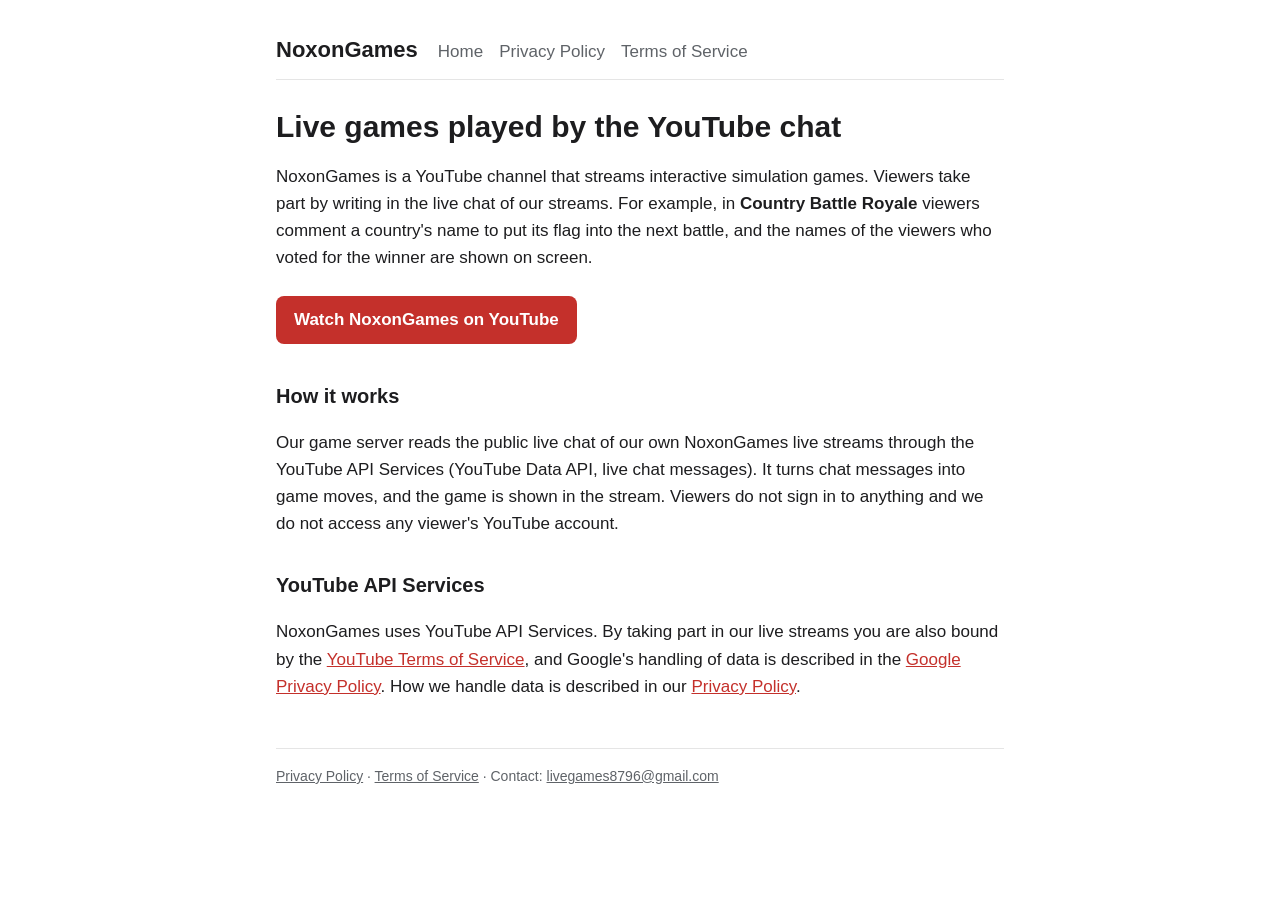
<file: index.html>
<!doctype html>
<html lang="en">
<head>
<meta charset="utf-8">
<meta name="viewport" content="width=device-width, initial-scale=1">
<title>NoxonGames</title>
<meta name="description" content="NoxonGames: interactive live game streams on YouTube where the live chat plays along.">
<link rel="stylesheet" href="style.css">
</head>
<body>
<main>
<header>
  <a class="brand" href="./">NoxonGames</a>
  <nav><a href="./">Home</a><a href="privacy.html">Privacy Policy</a><a href="terms.html">Terms of Service</a></nav>
</header>

<h1>Live games played by the YouTube chat</h1>
<p>NoxonGames is a YouTube channel that streams interactive simulation games. Viewers take part by writing in the live chat of our streams. For example, in <strong>Country Battle Royale</strong> viewers comment a country's name to put its flag into the next battle, and the names of the viewers who voted for the winner are shown on screen.</p>
<a class="cta" href="https://www.youtube.com/channel/UCfj_m4IiPE8Q94daDgUHLmA">Watch NoxonGames on YouTube</a>

<h2>How it works</h2>
<p>Our game server reads the public live chat of our own NoxonGames live streams through the YouTube API Services (YouTube Data API, live chat messages). It turns chat messages into game moves, and the game is shown in the stream. Viewers do not sign in to anything and we do not access any viewer's YouTube account.</p>

<h2>YouTube API Services</h2>
<p>NoxonGames uses YouTube API Services. By taking part in our live streams you are also bound by the <a href="https://www.youtube.com/t/terms">YouTube Terms of Service</a>, and Google's handling of data is described in the <a href="https://policies.google.com/privacy">Google Privacy Policy</a>. How we handle data is described in our <a href="privacy.html">Privacy Policy</a>.</p>

<footer>
  <a href="privacy.html">Privacy Policy</a> · <a href="terms.html">Terms of Service</a> · Contact: <a href="mailto:livegames8796@gmail.com">livegames8796@gmail.com</a>
</footer>
</main>
</body>
</html>
</file>
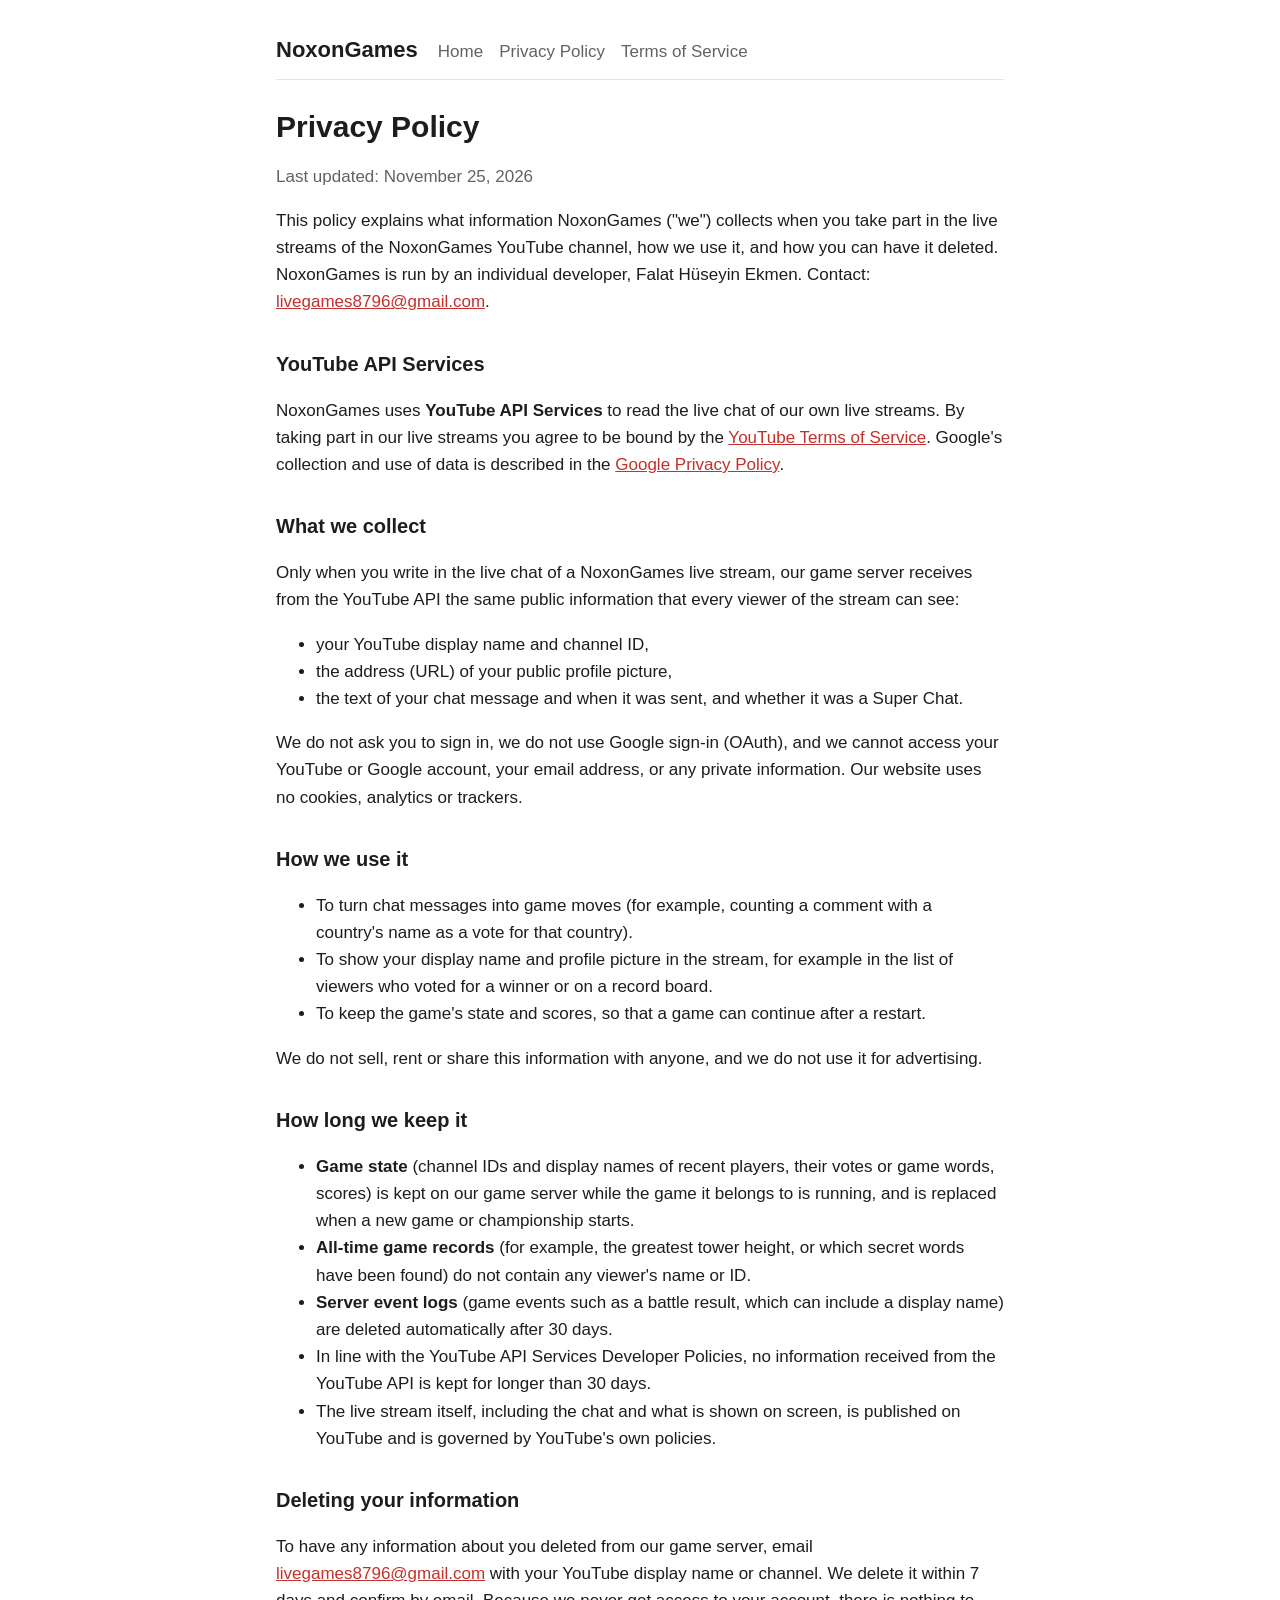
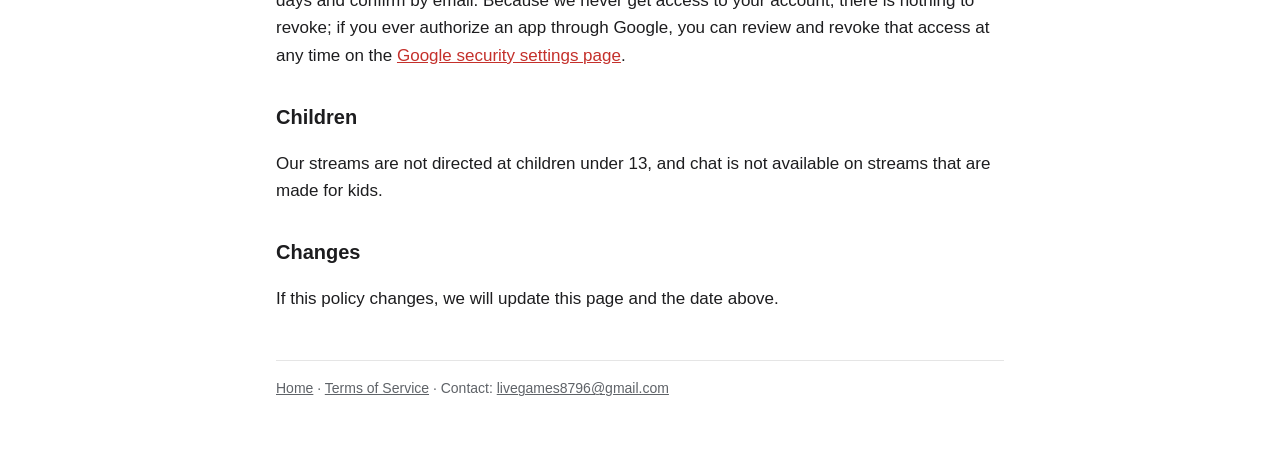
<file: privacy.html>
<!doctype html>
<html lang="en">
<head>
<meta charset="utf-8">
<meta name="viewport" content="width=device-width, initial-scale=1">
<title>Privacy Policy – NoxonGames</title>
<link rel="stylesheet" href="style.css">
</head>
<body>
<main>
<header>
  <a class="brand" href="./">NoxonGames</a>
  <nav><a href="./">Home</a><a href="privacy.html">Privacy Policy</a><a href="terms.html">Terms of Service</a></nav>
</header>

<h1>Privacy Policy</h1>
<p class="muted">Last updated: November 25, 2026</p>

<p>This policy explains what information NoxonGames ("we") collects when you take part in the live streams of the NoxonGames YouTube channel, how we use it, and how you can have it deleted. NoxonGames is run by an individual developer, Falat Hüseyin Ekmen. Contact: <a href="mailto:livegames8796@gmail.com">livegames8796@gmail.com</a>.</p>

<h2>YouTube API Services</h2>
<p>NoxonGames uses <strong>YouTube API Services</strong> to read the live chat of our own live streams. By taking part in our live streams you agree to be bound by the <a href="https://www.youtube.com/t/terms">YouTube Terms of Service</a>. Google's collection and use of data is described in the <a href="https://policies.google.com/privacy">Google Privacy Policy</a>.</p>

<h2>What we collect</h2>
<p>Only when you write in the live chat of a NoxonGames live stream, our game server receives from the YouTube API the same public information that every viewer of the stream can see:</p>
<ul>
  <li>your YouTube display name and channel ID,</li>
  <li>the address (URL) of your public profile picture,</li>
  <li>the text of your chat message and when it was sent, and whether it was a Super Chat.</li>
</ul>
<p>We do not ask you to sign in, we do not use Google sign-in (OAuth), and we cannot access your YouTube or Google account, your email address, or any private information. Our website uses no cookies, analytics or trackers.</p>

<h2>How we use it</h2>
<ul>
  <li>To turn chat messages into game moves (for example, counting a comment with a country's name as a vote for that country).</li>
  <li>To show your display name and profile picture in the stream, for example in the list of viewers who voted for a winner or on a record board.</li>
  <li>To keep the game's state and scores, so that a game can continue after a restart.</li>
</ul>
<p>We do not sell, rent or share this information with anyone, and we do not use it for advertising.</p>

<h2>How long we keep it</h2>
<ul>
  <li><strong>Game state</strong> (channel IDs and display names of recent players, their votes or game words, scores) is kept on our game server while the game it belongs to is running, and is replaced when a new game or championship starts.</li>
  <li><strong>All-time game records</strong> (for example, the greatest tower height, or which secret words have been found) do not contain any viewer's name or ID.</li>
  <li><strong>Server event logs</strong> (game events such as a battle result, which can include a display name) are deleted automatically after 30 days.</li>
  <li>In line with the YouTube API Services Developer Policies, no information received from the YouTube API is kept for longer than 30 days.</li>
  <li>The live stream itself, including the chat and what is shown on screen, is published on YouTube and is governed by YouTube's own policies.</li>
</ul>

<h2>Deleting your information</h2>
<p>To have any information about you deleted from our game server, email <a href="mailto:livegames8796@gmail.com">livegames8796@gmail.com</a> with your YouTube display name or channel. We delete it within 7 days and confirm by email. Because we never get access to your account, there is nothing to revoke; if you ever authorize an app through Google, you can review and revoke that access at any time on the <a href="https://security.google.com/settings/security/permissions">Google security settings page</a>.</p>

<h2>Children</h2>
<p>Our streams are not directed at children under 13, and chat is not available on streams that are made for kids.</p>

<h2>Changes</h2>
<p>If this policy changes, we will update this page and the date above.</p>

<footer>
  <a href="./">Home</a> · <a href="terms.html">Terms of Service</a> · Contact: <a href="mailto:livegames8796@gmail.com">livegames8796@gmail.com</a>
</footer>
</main>
</body>
</html>
</file>
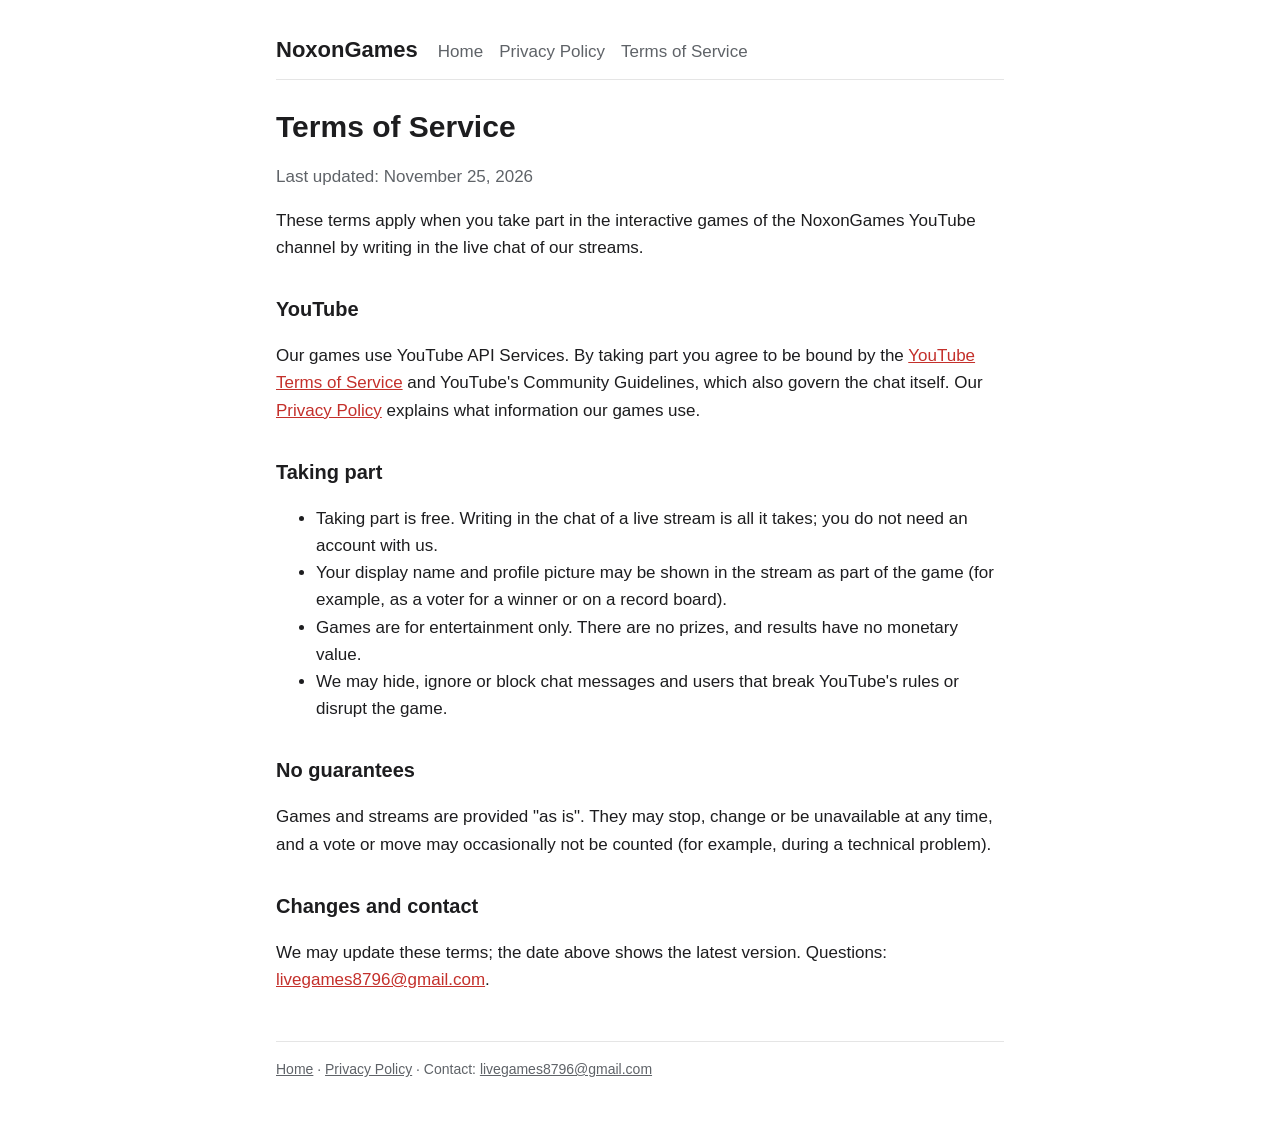
<file: terms.html>
<!doctype html>
<html lang="en">
<head>
<meta charset="utf-8">
<meta name="viewport" content="width=device-width, initial-scale=1">
<title>Terms of Service – NoxonGames</title>
<link rel="stylesheet" href="style.css">
</head>
<body>
<main>
<header>
  <a class="brand" href="./">NoxonGames</a>
  <nav><a href="./">Home</a><a href="privacy.html">Privacy Policy</a><a href="terms.html">Terms of Service</a></nav>
</header>

<h1>Terms of Service</h1>
<p class="muted">Last updated: November 25, 2026</p>

<p>These terms apply when you take part in the interactive games of the NoxonGames YouTube channel by writing in the live chat of our streams.</p>

<h2>YouTube</h2>
<p>Our games use YouTube API Services. By taking part you agree to be bound by the <a href="https://www.youtube.com/t/terms">YouTube Terms of Service</a> and YouTube's Community Guidelines, which also govern the chat itself. Our <a href="privacy.html">Privacy Policy</a> explains what information our games use.</p>

<h2>Taking part</h2>
<ul>
  <li>Taking part is free. Writing in the chat of a live stream is all it takes; you do not need an account with us.</li>
  <li>Your display name and profile picture may be shown in the stream as part of the game (for example, as a voter for a winner or on a record board).</li>
  <li>Games are for entertainment only. There are no prizes, and results have no monetary value.</li>
  <li>We may hide, ignore or block chat messages and users that break YouTube's rules or disrupt the game.</li>
</ul>

<h2>No guarantees</h2>
<p>Games and streams are provided "as is". They may stop, change or be unavailable at any time, and a vote or move may occasionally not be counted (for example, during a technical problem).</p>

<h2>Changes and contact</h2>
<p>We may update these terms; the date above shows the latest version. Questions: <a href="mailto:livegames8796@gmail.com">livegames8796@gmail.com</a>.</p>

<footer>
  <a href="./">Home</a> · <a href="privacy.html">Privacy Policy</a> · Contact: <a href="mailto:livegames8796@gmail.com">livegames8796@gmail.com</a>
</footer>
</main>
</body>
</html>
</file>
<file: style.css>
:root { --bg: #ffffff; --fg: #1d1d1f; --muted: #5f6368; --accent: #c4302b; --line: #e5e5e5; }
@media (prefers-color-scheme: dark) { :root { --bg: #121212; --fg: #f1f1f1; --muted: #aaaaaa; --accent: #ff5a52; --line: #2c2c2c; } }
* { box-sizing: border-box; }
body { margin: 0; background: var(--bg); color: var(--fg); font: 17px/1.6 -apple-system, BlinkMacSystemFont, "Segoe UI", Roboto, sans-serif; }
main { max-width: 760px; margin: 0 auto; padding: 32px 16px 64px; }
header { display: flex; flex-wrap: wrap; gap: 8px 20px; align-items: baseline; border-bottom: 1px solid var(--line); padding-bottom: 12px; margin-bottom: 28px; }
header .brand { font-weight: 800; font-size: 22px; color: var(--fg); text-decoration: none; }
nav a { color: var(--muted); margin-right: 16px; text-decoration: none; }
nav a:hover, a { color: var(--accent); }
h1 { font-size: 30px; line-height: 1.25; margin: 0 0 12px; }
h2 { font-size: 20px; margin: 32px 0 8px; }
.muted { color: var(--muted); }
.cta { display: inline-block; background: var(--accent); color: #fff; padding: 10px 18px; border-radius: 8px; text-decoration: none; font-weight: 700; margin: 8px 0 4px; }
footer { border-top: 1px solid var(--line); margin-top: 48px; padding-top: 16px; font-size: 14px; color: var(--muted); }
footer a { color: var(--muted); }
</file>
